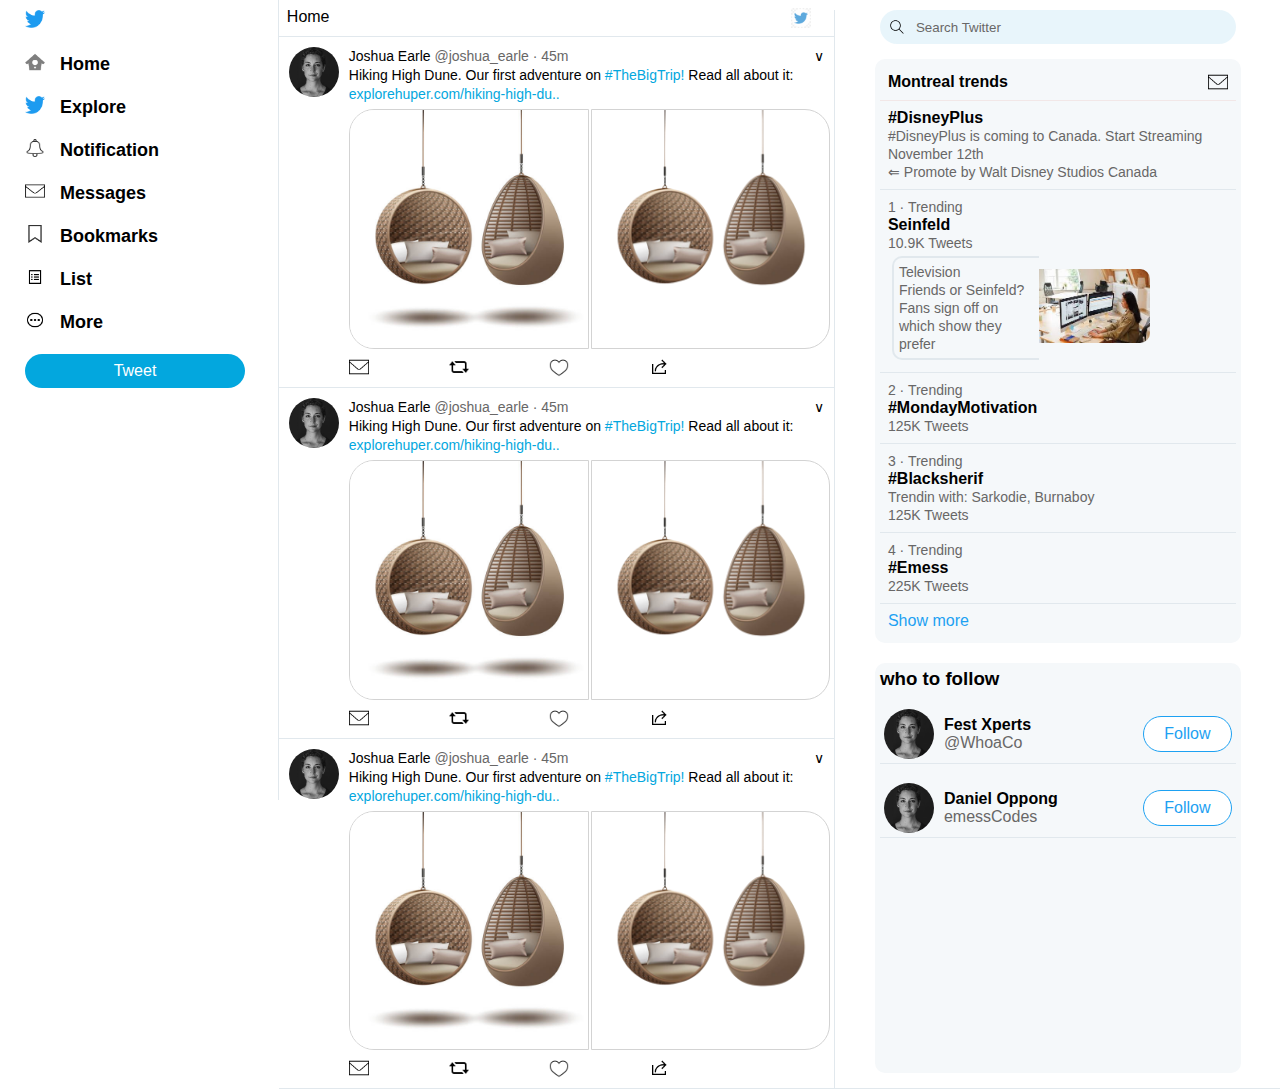
<file: index.html>
<!DOCTYPE html>
<html lang="en">
<head>
    <meta charset="UTF-8">
    <meta name="viewport" content="width=device-width, initial-scale=1.0">
    <title>Twitter Web Clone</title>
    <link rel="stylesheet" href="/styles/styles.css">
</head>
<body>   
    
<main id="main">

    <sidebar class="left-sidebar-container">

        <div class="left-sidebar">

            <div >
                <img class="logo-icon" src="/icons/logo02.png" alt="">
            </div>
            <div >
                <img class="logo-icon" src="/icons/twitterhome_104282.png" alt="">
                <div > Home</div>
            </div>
            <div>
                <img class="logo-icon" src="/icons/logo02.png" alt="">
                <div>Explore</div>
            </div>
            <div>
                <img class="logo-icon" src="/icons/notification-icon.png" alt="">
                <div>Notification</div>
            </div>
            <div>
                <img class="logo-icon" src="/icons/message-icon.png" alt="">
                <div>Messages</div>
            </div>
            <div>
                <img class="logo-icon" src="/icons/bookmark-icon.png" alt="">
                <div>Bookmarks</div>
            </div>
            <div>
                <img class="logo-icon" src="/icons/list-icon.png" alt="">
                <div>List</div>
            </div>
            <div>
                <img class="logo-icon" src="/icons/more-icon.png" alt="">
                <div>More</div>
            </div>
            
            <button class="left-sidebar-btn"> Tweet</button>

        </div>
    
    </sidebar>
    

    <section id="middle-section">
        <div class="middle-header"><p>Home</p>
            <img class="header-icon" src="/icons/twitter-logo.png" alt="">
        </div>
         
        <div class="account-main-container">
            <div class="account-container">
                <div >
                     <img class="profile-pic" src="/icons/christine.jpg" alt="">
                </div>
                <div class="account-info">  
                        <div class="handel-sub">
                            <div><p>Joshua Earle </p>  <span class="account-handel">@joshua_earle &middot; 45m</span></div>
                            <div>  &or;</div>
                        </div>
                                       
                    <p class="post-cap">Hiking High Dune. Our first adventure on <span class="post-link"> #TheBigTrip! </span>
                        Read all about it: <span class="post-link">explorehuper.com/hiking-high-du..</span>
                    </p> 
                    <div class="post-img-container">
                        <img class="post-img" src="/icons/haingingchair1.jpg" alt="">
                        <img  class="post-img1" src="/icons/haingingchair1-removebg-preview.png" alt="">
                    </div>
                    <div class="engagement-icons-container">
                        <img class="engagement-icons" src="/icons/message-icon.png" alt="">
                        <img  class="engagement-icons" src="/icons/retweet-icon.png" alt="">
                        <img class="engagement-icons" src="/icons/like-icon.png" alt="">
                        <img  class="engagement-icons" src="/icons/download (13).png" alt="">
                    </div>
                </div>
            </div>
            <div class="account-container">
                <div >
                     <img class="profile-pic" src="/icons/christine.jpg" alt="">
                </div>
                <div class="account-info">

                    <div class="handel-sub">
                        <div><p>Joshua Earle </p>  <span class="account-handel">@joshua_earle &middot; 45m</span></div>
                        <div>  &or;</div>
                    </div>

                    <p class="post-cap">Hiking High Dune. Our first adventure on <span class="post-link"> #TheBigTrip! </span>
                        Read all about it: <span class="post-link">explorehuper.com/hiking-high-du..</span>
                    </p> 
                    <div class="post-img-container">
                        <img class="post-img" src="/icons/haingingchair1.jpg" alt="">
                        <img  class="post-img1" src="/icons/haingingchair1-removebg-preview.png" alt="">
                    </div>
                    <div class="engagement-icons-container">
                        <img class="engagement-icons" src="/icons/message-icon.png" alt="">
                        <img  class="engagement-icons" src="/icons/retweet-icon.png" alt="">
                        <img class="engagement-icons" src="/icons/like-icon.png" alt="">
                        <img  class="engagement-icons" src="/icons/download (13).png" alt="">
                    </div>
                </div>
            </div>

            <div class="account-container">
                <div >
                     <img class="profile-pic" src="/icons/christine.jpg" alt="">
                </div>
                <div class="account-info">

                    <div class="handel-sub">
                        <div><p>Joshua Earle </p>  <span class="account-handel">@joshua_earle &middot; 45m</span></div>
                        <div>  &or;</div>
                    </div>

                    <p class="post-cap">Hiking High Dune. Our first adventure on <span class="post-link"> #TheBigTrip! </span>
                        Read all about it: <span class="post-link">explorehuper.com/hiking-high-du..</span>
                    </p> 
                    <div class="post-img-container">
                        <img class="post-img" src="/icons/haingingchair1.jpg" alt="">
                        <img  class="post-img1" src="/icons/haingingchair1-removebg-preview.png" alt="">
                    </div>
                    <div class="engagement-icons-container">
                        <img class="engagement-icons" src="/icons/message-icon.png" alt="">
                        <img  class="engagement-icons" src="/icons/retweet-icon.png" alt="">
                        <img class="engagement-icons" src="/icons/like-icon.png" alt="">
                        <img  class="engagement-icons" src="/icons/download (13).png" alt="">
                    </div>
                </div>
            </div>
        </div>
    </section>

    <section id="right-section">
        <button class="twitter-search">
            <img class="search-icon" src="/icons/search.svg" alt="">
            Search Twitter
        </button>
        <div class="right-section-container">
        

            <div class="trending-head">
              
                    Montreal trends
                    <img  class="engagement-icons" src="/icons/message-icon.png" alt="">    
           </div> 
           <div class="disney-ad">
           <h4>#DisneyPlus</h4>
           <p> #DisneyPlus is coming to Canada. Start Streaming November 12th</p>
           <p>&lArr; Promote by Walt Disney Studios Canada</p>

           </div>
           <div class="trending1">
            <p>1 &middot; Trending</p>
            <h4>Seinfeld</h4>
            <p>10.9K Tweets</p>
            <div class="trending-highlight">
                <div class="description">
                    <p>Television</p>
                    <p>Friends or Seinfeld? Fans sign off
                        on which show they prefer
                    </p>
                </div>
                <div>
                    <img  src="/icons/web.jpg" alt="">
                </div>
            </div>
           </div>

           <div class="trending2">
            <p>2 &middot; Trending</p>
            <h4>#MondayMotivation</h4>
            <p>125K Tweets </p>
           </div>

           
           <div class="trending3">
            <p>3 &middot; Trending</p>
            <h4>#Blacksherif</h4>
            <p>Trendin with: Sarkodie, Burnaboy</p>
            <p>125K Tweets </p>
           </div>

           <div class="trending4">
            <p>4 &middot; Trending</p>
            <h4>#Emess </h4>
            <p>225K Tweets </p>
          </div>

         <div class="trending5">
            <p>Show more</p>   
         </div>

        </div>

        <div class="follow-suggestion">
            <div><h3>who to follow</h3></div>

            <div class="suggestion-account">
               
                <div class="sugg-profile-info">
                    <img class="profile-pic" src="/icons/christine.jpg" alt="">
                    <div>
                        <h4 class="sugg-account-name">Fest Xperts</h4>
                     <p class="account-handel">@WhoaCo</p>
                    </div>
                </div>
                <button class="follow-btn">
                    Follow 
                </button>
            </div>
            <div class="suggestion-account">
               
                <div class="sugg-profile-info">
                    <img class="profile-pic" src="/icons/christine.jpg" alt="">
                    <div>
                        <h4 class="sugg-account-name">Daniel Oppong</h4>
                     <p class="account-handel">emessCodes</p>
                    </div>
                </div>
                <button class="follow-btn">
                    Follow 
                </button>
            </div>
       
            
        </div>
  
    </section>

    



</main>

   

    



    
</body>
</html>
</file>
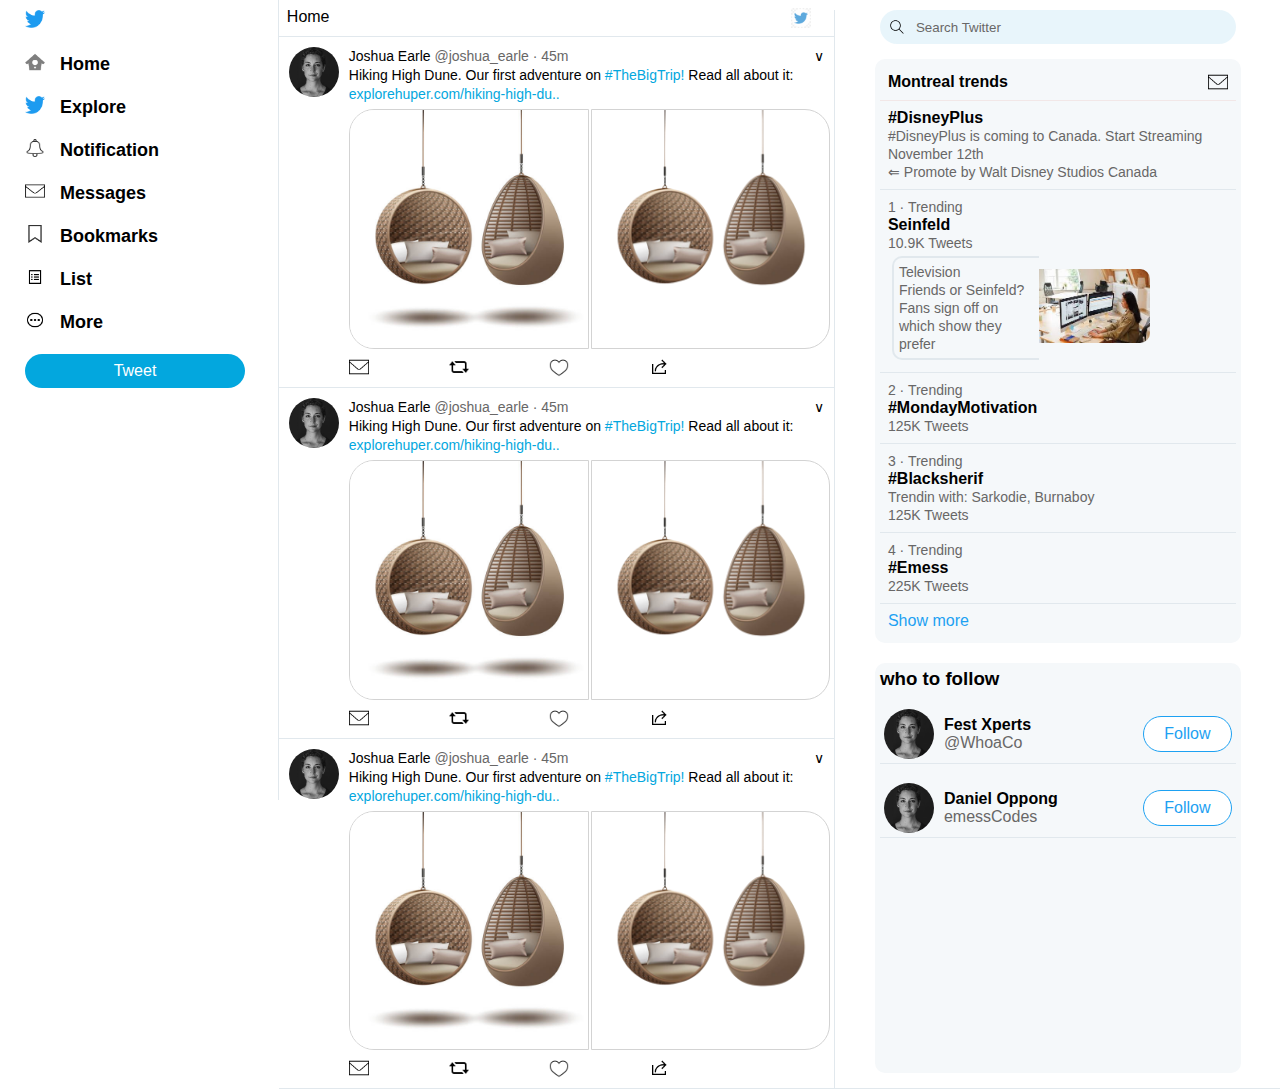
<file: html/index.html>
<!DOCTYPE html>
<html lang="en">
<head>
    <meta charset="UTF-8">
    <meta name="viewport" content="width=device-width, initial-scale=1.0">
    <title>Twitter Web Clone</title>
    <link rel="stylesheet" href="/styles/404.css">
</head>
<body>   
    
<main id="main">

    <sidebar class="left-sidebar-container">

        <div class="left-sidebar">

            <div >
                <img class="logo-icon" src="/icons/logo02.png" alt="">
            </div>
            <div >
                <img class="logo-icon" src="/icons/twitterhome_104282.png" alt="">
                <div > Home</div>
            </div>
            <div>
                <img class="logo-icon" src="/icons/logo02.png" alt="">
                <div>Explore</div>
            </div>
            <div>
                <img class="logo-icon" src="/icons/notification-icon.png" alt="">
                <div>Notification</div>
            </div>
            <div>
                <img class="logo-icon" src="/icons/message-icon.png" alt="">
                <div>Messages</div>
            </div>
            <div>
                <img class="logo-icon" src="/icons/bookmark-icon.png" alt="">
                <div>Bookmarks</div>
            </div>
            <div>
                <img class="logo-icon" src="/icons/list-icon.png" alt="">
                <div>List</div>
            </div>
            <div>
                <img class="logo-icon" src="/icons/more-icon.png" alt="">
                <div>More</div>
            </div>
            
            <button class="left-sidebar-btn"> Tweet</button>

        </div>
    
    </sidebar>
    

    <section id="middle-section">
        <div class="middle-header"><p>Home</p>
            <img class="header-icon" src="/icons/twitter-logo.png" alt="">
        </div>
         
        <div class="account-main-container">
            <div class="account-container">
                <div >
                     <img class="profile-pic" src="/icons/christine.jpg" alt="">
                </div>
                <div class="account-info">  
                        <div class="handel-sub">
                            <div><p>Joshua Earle </p>  <span class="account-handel">@joshua_earle &middot; 45m</span></div>
                            <div>  &or;</div>
                        </div>
                                       
                    <p class="post-cap">Hiking High Dune. Our first adventure on <span class="post-link"> #TheBigTrip! </span>
                        Read all about it: <span class="post-link">explorehuper.com/hiking-high-du..</span>
                    </p> 
                    <div class="post-img-container">
                        <img class="post-img" src="/icons/haingingchair1.jpg" alt="">
                        <img  class="post-img1" src="/icons/haingingchair1-removebg-preview.png" alt="">
                    </div>
                    <div class="engagement-icons-container">
                        <img class="engagement-icons" src="/icons/message-icon.png" alt="">
                        <img  class="engagement-icons" src="/icons/retweet-icon.png" alt="">
                        <img class="engagement-icons" src="/icons/like-icon.png" alt="">
                        <img  class="engagement-icons" src="/icons/download (13).png" alt="">
                    </div>
                </div>
            </div>
            <div class="account-container">
                <div >
                     <img class="profile-pic" src="/icons/christine.jpg" alt="">
                </div>
                <div class="account-info">

                    <div class="handel-sub">
                        <div><p>Joshua Earle </p>  <span class="account-handel">@joshua_earle &middot; 45m</span></div>
                        <div>  &or;</div>
                    </div>

                    <p class="post-cap">Hiking High Dune. Our first adventure on <span class="post-link"> #TheBigTrip! </span>
                        Read all about it: <span class="post-link">explorehuper.com/hiking-high-du..</span>
                    </p> 
                    <div class="post-img-container">
                        <img class="post-img" src="/icons/haingingchair1.jpg" alt="">
                        <img  class="post-img1" src="/icons/haingingchair1-removebg-preview.png" alt="">
                    </div>
                    <div class="engagement-icons-container">
                        <img class="engagement-icons" src="/icons/message-icon.png" alt="">
                        <img  class="engagement-icons" src="/icons/retweet-icon.png" alt="">
                        <img class="engagement-icons" src="/icons/like-icon.png" alt="">
                        <img  class="engagement-icons" src="/icons/download (13).png" alt="">
                    </div>
                </div>
            </div>

            <div class="account-container">
                <div >
                     <img class="profile-pic" src="/icons/christine.jpg" alt="">
                </div>
                <div class="account-info">

                    <div class="handel-sub">
                        <div><p>Joshua Earle </p>  <span class="account-handel">@joshua_earle &middot; 45m</span></div>
                        <div>  &or;</div>
                    </div>

                    <p class="post-cap">Hiking High Dune. Our first adventure on <span class="post-link"> #TheBigTrip! </span>
                        Read all about it: <span class="post-link">explorehuper.com/hiking-high-du..</span>
                    </p> 
                    <div class="post-img-container">
                        <img class="post-img" src="/icons/haingingchair1.jpg" alt="">
                        <img  class="post-img1" src="/icons/haingingchair1-removebg-preview.png" alt="">
                    </div>
                    <div class="engagement-icons-container">
                        <img class="engagement-icons" src="/icons/message-icon.png" alt="">
                        <img  class="engagement-icons" src="/icons/retweet-icon.png" alt="">
                        <img class="engagement-icons" src="/icons/like-icon.png" alt="">
                        <img  class="engagement-icons" src="/icons/download (13).png" alt="">
                    </div>
                </div>
            </div>
        </div>
    </section>

    <section id="right-section">
        <button class="twitter-search">
            <img class="search-icon" src="/icons/search.svg" alt="">
            Search Twitter
        </button>
        <div class="right-section-container">
        

            <div class="trending-head">
              
                    Montreal trends
                    <img  class="engagement-icons" src="/icons/message-icon.png" alt="">    
           </div> 
           <div class="disney-ad">
           <h4>#DisneyPlus</h4>
           <p> #DisneyPlus is coming to Canada. Start Streaming November 12th</p>
           <p>&lArr; Promote by Walt Disney Studios Canada</p>

           </div>
           <div class="trending1">
            <p>1 &middot; Trending</p>
            <h4>Seinfeld</h4>
            <p>10.9K Tweets</p>
            <div class="trending-highlight">
                <div class="description">
                    <p>Television</p>
                    <p>Friends or Seinfeld? Fans sign off
                        on which show they prefer
                    </p>
                </div>
                <div>
                    <img  src="/icons/web.jpg" alt="">
                </div>
            </div>
           </div>

           <div class="trending2">
            <p>2 &middot; Trending</p>
            <h4>#MondayMotivation</h4>
            <p>125K Tweets </p>
           </div>

           
           <div class="trending3">
            <p>3 &middot; Trending</p>
            <h4>#Blacksherif</h4>
            <p>Trendin with: Sarkodie, Burnaboy</p>
            <p>125K Tweets </p>
           </div>

           <div class="trending4">
            <p>4 &middot; Trending</p>
            <h4>#Emess </h4>
            <p>225K Tweets </p>
          </div>

         <div class="trending5">
            <p>Show more</p>   
         </div>

        </div>

        <div class="follow-suggestion">
            <div><h3>who to follow</h3></div>

            <div class="suggestion-account">
               
                <div class="sugg-profile-info">
                    <img class="profile-pic" src="/icons/christine.jpg" alt="">
                    <div>
                        <h4 class="sugg-account-name">Fest Xperts</h4>
                     <p class="account-handel">@WhoaCo</p>
                    </div>
                </div>
                <button class="follow-btn">
                    Follow 
                </button>
            </div>
            <div class="suggestion-account">
               
                <div class="sugg-profile-info">
                    <img class="profile-pic" src="/icons/christine.jpg" alt="">
                    <div>
                        <h4 class="sugg-account-name">Daniel Oppong</h4>
                     <p class="account-handel">emessCodes</p>
                    </div>
                </div>
                <button class="follow-btn">
                    Follow 
                </button>
            </div>
       
            
        </div>
  
    </section>

    



</main>

   

    



    
</body>
</html>
</file>
<file: styles/styles.css>
*{
    margin: 0;
    padding: 0;
    font-family: Roboto, Arial;   
}

#main{
    display: flex;
    flex-direction:row;
}

.left-sidebar-container{
    border-right: 0.5px solid #e1e8ed ;
    height: 800px;
    font-size: 18px;
    font-weight: 700;
    width:25%;
}

.left-sidebar{
    display: flex;
    flex-direction: column;
    justify-content:space-between;  
}

.left-sidebar div{
    display: flex;
    align-items: center;
    gap: 15px;
    
}

.logo-icon{
    margin-top: 10px;
    margin-bottom: 15px;
    margin-left: 25px;
    width: 20px;
    height: 18px; 
     
}

.logo-icon:hover{
    color: rgb(3, 167, 222) ;
}

.left-sidebar-btn{
    width: 220px;
    color: white;
    background-color: rgb(3, 167, 222);
    border-radius: 60px;
    border: none;
    padding: 8px;
    font-size: 16px;
    margin-top: 10px;
    margin-bottom: 18px;
    margin-left: 25px;
}


/* /////////END OF SIDEBAR-LEFT///// */


#middle-section{
    width: 50%;
}

.middle-header{
  display: flex;
  justify-content: space-between;
  padding: 8px;
  border-bottom: 0.5px solid #e1e8ed; 

}

.header-icon{
    width: 20px;
    margin-right: 15px;
}

.account-main-container{
    display: flex;
    flex-direction: column;
}

.account-container{
    display: flex;
    gap: 10px;
    padding: 10px;
    line-height: 19px;  
    border-bottom: 0.5px solid #e1e8ed; 
}


.profile-pic{
    width: 50px;
    height: 50px;
    border-radius: 25px;
}

.handel-sub{
    display: flex;
    justify-content: space-between;
}
.account-handel{
    color: rgb(104, 103, 103);
}


.account-info{
    font-size: 14px;
} 

.account-info  p{
    display:inline-block;
}

.post-link{
    color:rgb(3, 167, 222) ;
}

.post-img-container{
    display: flex;
}

.post-cap{
    margin-bottom: 5px;
}
.post-img{
    width: 50%;
    border: 1px solid lightgray;
    border-bottom-left-radius: 25px;
    border-top-left-radius:25px ;
    margin-right:2px ;
    margin-bottom: 8px;
}

.post-img1{
    width: 50%;
    border: 1px solid lightgray;
    border-top-right-radius: 25px;
    border-bottom-right-radius: 25px;
    margin-bottom: 8px;
}

.engagement-icons-container{
    display: flex;
    justify-content: start;
    align-items:start;
    gap: 80px;
}

.engagement-icons{
    width: 20px;
    height: 20px;
    color: rgb(104, 103, 103);  ;
}





#right-section{
    display: flex;
    flex-direction: column;
    align-items: center;
    margin-top: 10px;
    border-left:1px solid #e1e8ed ;
    border-bottom: 0.5px solid #e1e8ed; 
    width: 40%;
   
}

.right-section-container{
    background-color: #f5f8fa;
    border-radius: 10px;
    margin: 5px;
    padding: 5px;
    width: 80%;
    height: 580px;
}

.twitter-search{
    display: flex;
    justify-content:start;
    align-items: center;
    gap: 10px;
    width: 80%;
    padding: 8px;
    color: rgb(104, 103, 103); 
    border:none ;
    border-radius: 100px;
    background-color:rgba(220, 239, 249, 0.646);
    margin-bottom: 10px;
}

.search-icon{
    width: 18px;
}

.trending-head{
    display: flex;
    justify-content: space-between;
    align-items: center;
    border-bottom: 0.5px solid rgb(242, 231, 231); 
    padding: 8px;
    font-weight: 700;
}

.right-section-container p {
    font-size: 14px;
    color: rgb(104, 103, 103); 
}

.disney-ad,
.trending1,
.trending2,
.trending3,
.trending4,
.trending5
{
    padding: 8px;
    line-height: 18px;
    border-bottom: 0.5px solid #e1e8ed; 
    
}

.trending5 p{
    color:#1da1f2 ;
    font-size: 16px;
}

.trending5 {
    border-bottom: none;
}

.trending-highlight{
    display: flex;
    flex-direction: row;
    align-items: center;
    border-radius: 10px;
    padding: 4px;
    /* gap: 10px; */

}
.trending-highlight .description {
width: 200px;
border: 2px solid #e1e8ed ;
padding: 2px;
border-bottom-left-radius: 10px;
 border-top-left-radius:10px ;
 border-right: none;
 padding: 5px;
}

.trending-highlight .description p {
    font-size: 14px;
}

.trending-highlight img {
    width: 60%;
    object-fit: contain;
    
    border-top-right-radius: 10px;
    border-bottom-right-radius: 10px;
}

.follow-suggestion{
    display: flex;
    flex-direction: column;
    justify-content: start;
    background-color: #f5f8fa;
    /* border-bottom: 0.5px solid #e1e8ed;  */
    height: 20px;
    border-radius: 10px;
    height: 100%;
    width: 80%;
    margin: 15px;
    padding: 5px;
}

.suggestion-account{
    display: flex;
    justify-content:space-between;
    align-items: center;
    margin-top: 10px;
    margin-top: 15px;
    padding: 4px;
    border-bottom: 0.5px solid #e1e8ed; 


}

.sugg-profile-info{
    display: flex;
    align-items: center;
    gap: 10px;
}

.follow-btn{
    color: #1da1f2;
    font-size: 16px;
    background-color: white;
    border: 1px solid #1da1f2;
    padding:8px 20px;
    border-radius: 18px;
}

.follow-btn:hover{
    cursor: pointer;
    color: white;
    background-color:  #1da1f2;
    border: 1px solid white;
    transition: 0.015;
    
}



/* ///////////////// Responsive////////////// */
@media only screen and (max-width:768px) {

        
        .left-sidebar-container{
            font-size: 12px;
            width:20%;
        }
        
        .left-sidebar div{
            display: flex;
            align-items: center;
            gap: 8px;
            
        }
        
        .logo-icon{
            width: 15px;
            height: 15px; 
            
        }
        
        .left-sidebar-btn{
            width:80%;
            padding: 6px;
            font-size: 14px;
        }
        
        #middle-section{
            width: 40%;
            }

            
        .middle-header{
            display: flex;
            justify-content: space-between;
            padding: 8px;
            border-bottom: 0.5px solid #e1e8ed; 
        
        }
        
        .header-icon{
            width: 20px;
            margin-right: 18px;
        }
        
        .account-container{
            gap: 5px;
        }
        
        
        .profile-pic{
            width: 25px;
            height: 25px;
        }
        

        .account-info{
            font-size: 13px;
        } 

        .post-img{
            width: 45%;
        }
        
        .post-img1{
            width: 45%;
        }
        
        .engagement-icons-container{
            gap: 40px;
        }
        
        .engagement-icons{
            width: 15px;
            height: 15px;
        }
        
        
        #right-section{
            width: 40%;
        }

        .right-section-container{
            width: 80%;
            height: 100%;
        }

        .twitter-search{
            width: 80%;
        }

        .search-icon{
            width: 16px;
        }

        .right-section-container p {
            font-size: 12px;
        }

        .disney-ad,
        .trending1,
        .trending2,
        .trending3,
        .trending4,
        .trending5
        {
            padding: 6px;
            line-height: 16px;
        }

        .trending5 p{
            font-size: 12px;
        }

        .trending-highlight .description {
        width: 100%;

        }

        .trending-highlight .description p {
            font-size: 8px;
        }

        .trending-highlight img {
            width: 100%;
        }

        .follow-suggestion{
            height: 100%;
            width: 80%;
            margin: 8px;
        
        }

        .suggestion-account{
            
            margin-top: 5px;
            margin-top: 5px;
            padding: 2px;
        }

        .sugg-profile-info{
            gap: 5px;
        }

        .follow-btn{
            font-size: 12px;
            border: 1px solid #1da1f2;
            padding:4px 8px;
        }


        
}
</file>
<file: styles/404.css>
*{
    margin: 0;
    padding: 0;
    font-family: Roboto, Arial;   
}

#main{
    display: flex;
    flex-direction:row;
}

.left-sidebar-container{
    border-right: 0.5px solid #e1e8ed ;
    height: 800px;
    font-size: 18px;
    font-weight: 700;
    width:25%;
}

.left-sidebar{
    display: flex;
    flex-direction: column;
    justify-content:space-between;  
}

.left-sidebar div{
    display: flex;
    align-items: center;
    gap: 15px;
    
}

.logo-icon{
    margin-top: 10px;
    margin-bottom: 15px;
    margin-left: 25px;
    width: 20px;
    height: 18px; 
     
}

.logo-icon:hover{
    color: rgb(3, 167, 222) ;
}

.left-sidebar-btn{
    width: 220px;
    color: white;
    background-color: rgb(3, 167, 222);
    border-radius: 60px;
    border: none;
    padding: 8px;
    font-size: 16px;
    margin-top: 10px;
    margin-bottom: 18px;
    margin-left: 25px;
}


/* /////////END OF SIDEBAR-LEFT///// */


#middle-section{
    width: 50%;
}

.middle-header{
  display: flex;
  justify-content: space-between;
  padding: 8px;
  border-bottom: 0.5px solid #e1e8ed; 

}

.header-icon{
    width: 20px;
    margin-right: 15px;
}

.account-main-container{
    display: flex;
    flex-direction: column;
}

.account-container{
    display: flex;
    gap: 10px;
    padding: 10px;
    line-height: 19px;  
    border-bottom: 0.5px solid #e1e8ed; 
}


.profile-pic{
    width: 50px;
    height: 50px;
    border-radius: 25px;
}

.handel-sub{
    display: flex;
    justify-content: space-between;
}
.account-handel{
    color: rgb(104, 103, 103);
}


.account-info{
    font-size: 14px;
} 

.account-info  p{
    display:inline-block;
}

.post-link{
    color:rgb(3, 167, 222) ;
}

.post-img-container{
    display: flex;
}

.post-cap{
    margin-bottom: 5px;
}
.post-img{
    width: 50%;
    border: 1px solid lightgray;
    border-bottom-left-radius: 25px;
    border-top-left-radius:25px ;
    margin-right:2px ;
    margin-bottom: 8px;
}

.post-img1{
    width: 50%;
    border: 1px solid lightgray;
    border-top-right-radius: 25px;
    border-bottom-right-radius: 25px;
    margin-bottom: 8px;
}

.engagement-icons-container{
    display: flex;
    justify-content: start;
    align-items:start;
    gap: 80px;
}

.engagement-icons{
    width: 20px;
    height: 20px;
    color: rgb(104, 103, 103);  ;
}





#right-section{
    display: flex;
    flex-direction: column;
    align-items: center;
    margin-top: 10px;
    border-left:1px solid #e1e8ed ;
    border-bottom: 0.5px solid #e1e8ed; 
    width: 40%;
   
}

.right-section-container{
    background-color: #f5f8fa;
    border-radius: 10px;
    margin: 5px;
    padding: 5px;
    width: 80%;
    height: 580px;
}

.twitter-search{
    display: flex;
    justify-content:start;
    align-items: center;
    gap: 10px;
    width: 80%;
    padding: 8px;
    color: rgb(104, 103, 103); 
    border:none ;
    border-radius: 100px;
    background-color:rgba(220, 239, 249, 0.646);
    margin-bottom: 10px;
}

.search-icon{
    width: 18px;
}

.trending-head{
    display: flex;
    justify-content: space-between;
    align-items: center;
    border-bottom: 0.5px solid rgb(242, 231, 231); 
    padding: 8px;
    font-weight: 700;
}

.right-section-container p {
    font-size: 14px;
    color: rgb(104, 103, 103); 
}

.disney-ad,
.trending1,
.trending2,
.trending3,
.trending4,
.trending5
{
    padding: 8px;
    line-height: 18px;
    border-bottom: 0.5px solid #e1e8ed; 
    
}

.trending5 p{
    color:#1da1f2 ;
    font-size: 16px;
}

.trending5 {
    border-bottom: none;
}

.trending-highlight{
    display: flex;
    flex-direction: row;
    align-items: center;
    border-radius: 10px;
    padding: 4px;
    /* gap: 10px; */

}
.trending-highlight .description {
width: 200px;
border: 2px solid #e1e8ed ;
padding: 2px;
border-bottom-left-radius: 10px;
 border-top-left-radius:10px ;
 border-right: none;
 padding: 5px;
}

.trending-highlight .description p {
    font-size: 14px;
}

.trending-highlight img {
    width: 60%;
    object-fit: contain;
    
    border-top-right-radius: 10px;
    border-bottom-right-radius: 10px;
}

.follow-suggestion{
    display: flex;
    flex-direction: column;
    justify-content: start;
    background-color: #f5f8fa;
    /* border-bottom: 0.5px solid #e1e8ed;  */
    height: 20px;
    border-radius: 10px;
    height: 100%;
    width: 80%;
    margin: 15px;
    padding: 5px;
}

.suggestion-account{
    display: flex;
    justify-content:space-between;
    align-items: center;
    margin-top: 10px;
    margin-top: 15px;
    padding: 4px;
    border-bottom: 0.5px solid #e1e8ed; 


}

.sugg-profile-info{
    display: flex;
    align-items: center;
    gap: 10px;
}

.follow-btn{
    color: #1da1f2;
    font-size: 16px;
    background-color: white;
    border: 1px solid #1da1f2;
    padding:8px 20px;
    border-radius: 18px;
}

.follow-btn:hover{
    cursor: pointer;
    color: white;
    background-color:  #1da1f2;
    border: 1px solid white;
    transition: 0.015;
    
}



/* ///////////////// Responsive////////////// */
@media only screen and (max-width:768px) {

        
        .left-sidebar-container{
            font-size: 12px;
            width:20%;
        }
        
        .left-sidebar div{
            display: flex;
            align-items: center;
            gap: 8px;
            
        }
        
        .logo-icon{
            width: 15px;
            height: 15px; 
            
        }
        
        .left-sidebar-btn{
            width:80%;
            padding: 6px;
            font-size: 14px;
        }
        
        #middle-section{
            width: 40%;
            }

            
        .middle-header{
            display: flex;
            justify-content: space-between;
            padding: 8px;
            border-bottom: 0.5px solid #e1e8ed; 
        
        }
        
        .header-icon{
            width: 20px;
            margin-right: 18px;
        }
        
        .account-container{
            gap: 5px;
        }
        
        
        .profile-pic{
            width: 25px;
            height: 25px;
        }
        

        .account-info{
            font-size: 13px;
        } 

        .post-img{
            width: 45%;
        }
        
        .post-img1{
            width: 45%;
        }
        
        .engagement-icons-container{
            gap: 40px;
        }
        
        .engagement-icons{
            width: 15px;
            height: 15px;
        }
        
        
        #right-section{
            width: 40%;
        }

        .right-section-container{
            width: 80%;
            height: 100%;
        }

        .twitter-search{
            width: 80%;
        }

        .search-icon{
            width: 16px;
        }

        .right-section-container p {
            font-size: 12px;
        }

        .disney-ad,
        .trending1,
        .trending2,
        .trending3,
        .trending4,
        .trending5
        {
            padding: 6px;
            line-height: 16px;
        }

        .trending5 p{
            font-size: 12px;
        }

        .trending-highlight .description {
        width: 100%;

        }

        .trending-highlight .description p {
            font-size: 8px;
        }

        .trending-highlight img {
            width: 100%;
        }

        .follow-suggestion{
            height: 100%;
            width: 80%;
            margin: 8px;
        
        }

        .suggestion-account{
            
            margin-top: 5px;
            margin-top: 5px;
            padding: 2px;
        }

        .sugg-profile-info{
            gap: 5px;
        }

        .follow-btn{
            font-size: 12px;
            border: 1px solid #1da1f2;
            padding:4px 8px;
        }


        
}
</file>
